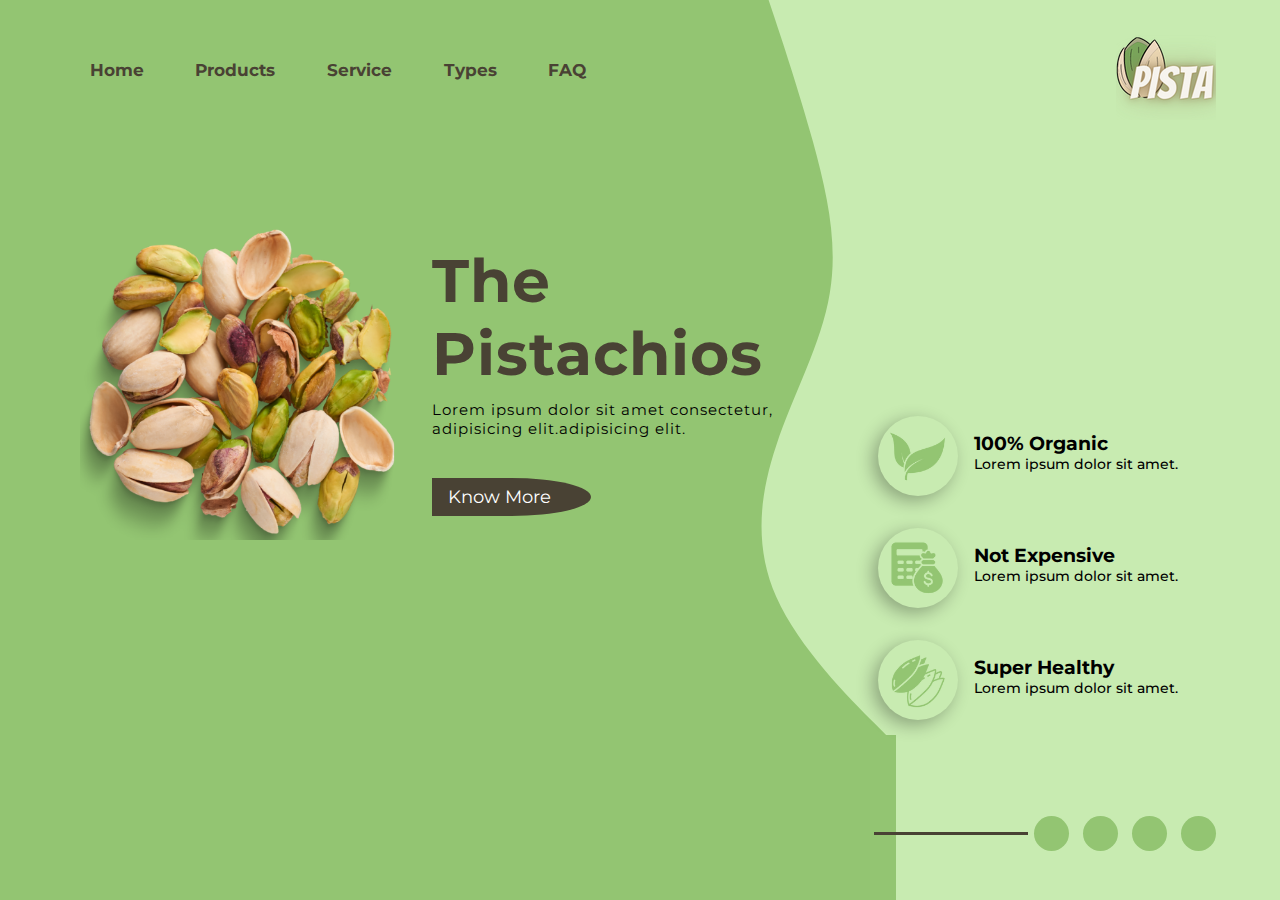
<file: Landing Page/index.html>
<!DOCTYPE html>
<html lang="en">

<head>
    <meta charset="UTF-8">
    <meta http-equiv="X-UA-Compatible" content="IE=edge">
    <meta name="viewport" content="width=device-width, initial-scale=1.0">
    <title>Landing Page</title>
    <link rel="stylesheet" href="https://unpkg.com/swiper@8/swiper-bundle.min.css" />
    <link rel="stylesheet" href="https://use.fontawesome.com/releases/v5.15.4/css/all.css" 
integrity="sha384-DyZ88mC6Up2uqS4h/KRgHuoeGwBcD4Ng9SiP4dIRy0EXTlnuz47vAwmeGwVChigm" crossorigin="anonymous">
    <link rel="stylesheet" href="./css/style.css">
</head>

<body>
    <div class="container">
        <div class="wave">
            <img src="./img/bg.png" alt="">
        </div>

        <nav>
            <ul>
                <li><a href="#">Home</a></li>
                <li><a href="#">Products</a></li>
                <li><a href="#">Service</a></li>
                <li><a href="#">Types</a></li>
                <li><a href="#">FAQ</a></li>
            </ul>
            <img src="./img/logo.png" alt="">
        </nav>

        <div class="main-content">

            <div class="image-pista">
                <div class="swiper mySwiper">
                    <div class="swiper-wrapper">
                        <div class="swiper-slide"><img src="./img/img1.png" alt=""></div>
                        <div class="swiper-slide"><img src="./img/img2.png" alt=""></div>
                        <div class="swiper-slide"><img src="./img/img3.png" alt=""></div>    
                    </div> 
                </div>
            </div>
            <div class="main-text">
                <h1>The Pistachios</h1>
                <p>Lorem ipsum dolor sit amet consectetur, adipisicing elit.adipisicing elit.</p>
                <button>Know More</button>
            </div>
        </div>

        <div class="right">
            <div class="box">
                <div class="image">
                    <img src="./img/img4.png" alt="">
                </div>
                <div class="inner-box">
                    <h3>100% Organic</h3>
                    <p>Lorem ipsum dolor sit amet.</p>
                </div>
            </div>
            <div class="box">
                <div class="image">
                    <img src="./img/img5.png" alt="">
                </div>
                <div class="inner-box">
                    <h3>Not Expensive</h3>
                    <p>Lorem ipsum dolor sit amet.</p>
                </div>
            </div>
            <div class="box">
                <div class="image">
                    <img src="./img/img6.png" alt="">
                </div>
                <div class="inner-box">
                    <h3>Super Healthy</h3>
                    <p>Lorem ipsum dolor sit amet.</p>
                </div>
            </div>
        </div>

        <div class="social-links">
            <i class="fab fa-instagram"></i>
            <i class="fab fa-facebook-f"></i>
            <i class="fab fa-twitter"></i>
            <i class="far fa-envelope"></i>
        </div>
    </div>
    <script src="https://unpkg.com/swiper@8/swiper-bundle.min.js"></script>
    <!-- Initialize Swiper -->
    <script>
        var swiper = new Swiper(".mySwiper", {
          slidesPerView: 1,
          spaceBetween: 30,
          loop: true,
        });
      </script>
</body>

</html>
</file>
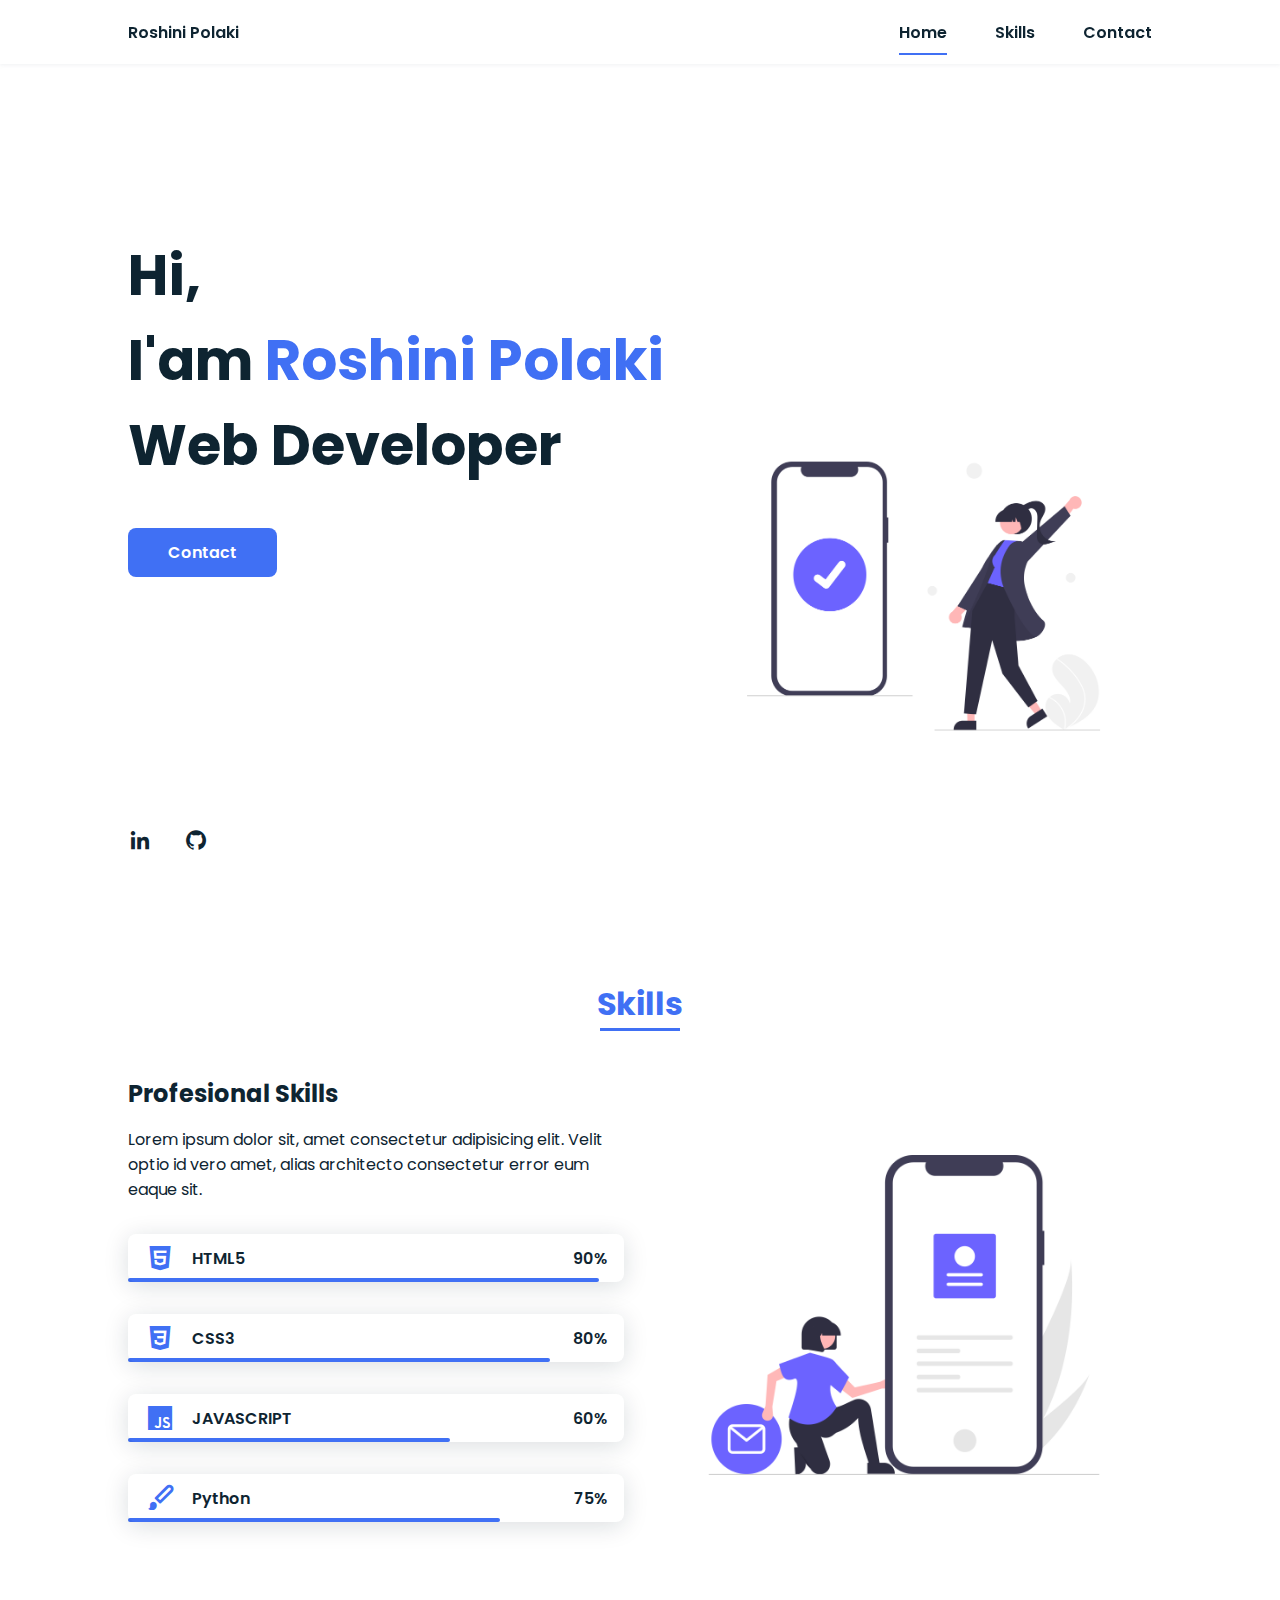
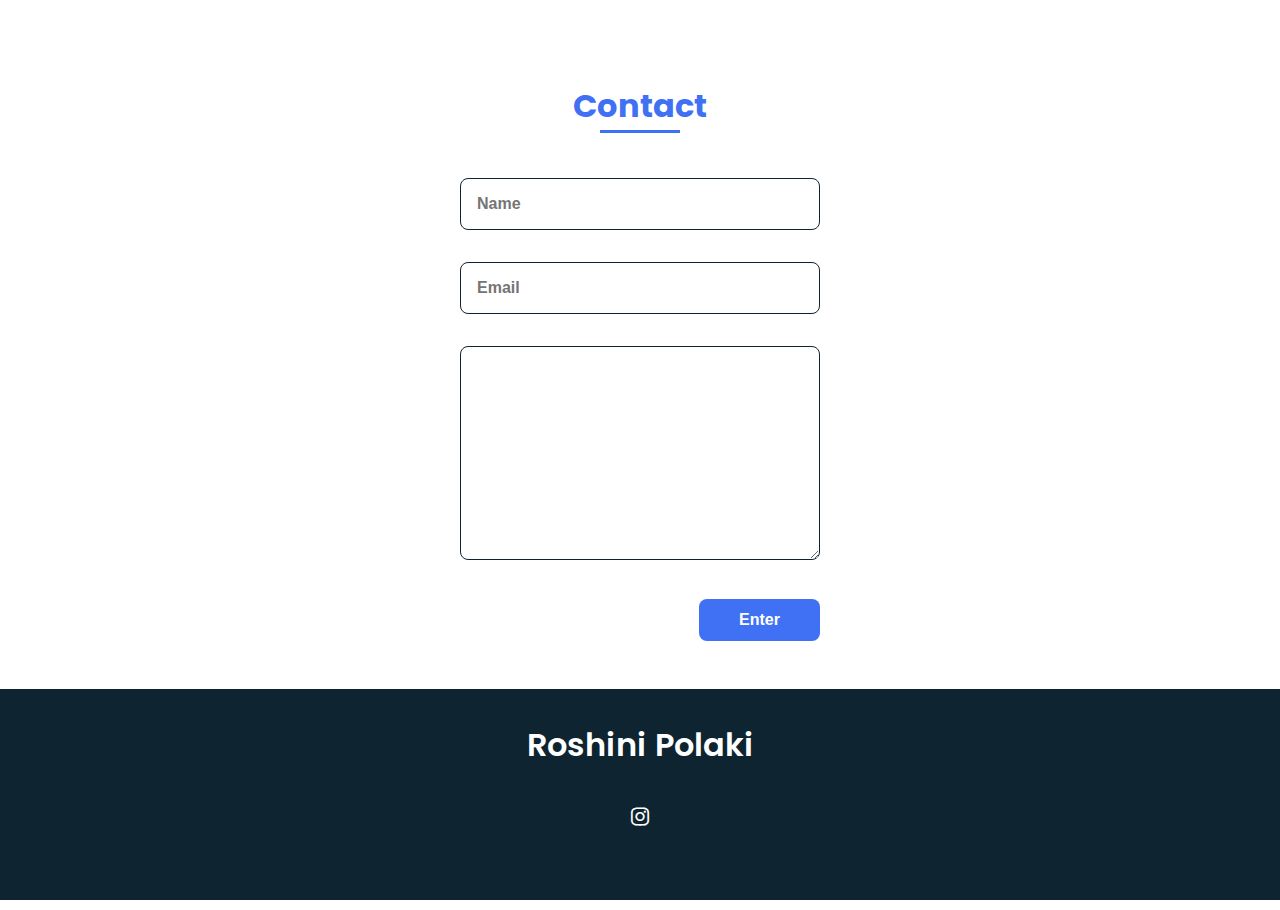
<file: Portfolio/index.html>
<!DOCTYPE html>
<html lang="en">
    <head>
        <meta charset="UTF-8">
        <meta name="viewport" content="width=device-width, initial-scale=1.0">
        <link rel="stylesheet" href="./css/styles.css">
        <link href='https://cdn.jsdelivr.net/npm/boxicons@2.0.5/css/boxicons.min.css' rel='stylesheet'>

        <title>Portfolio</title>
    </head>
    <body>

         <!-- HEADER -->
         <header class="l-header">
            <nav class="nav bd-grid">
                <div>
                    <a href="#" class="nav__logo">Roshini Polaki</a>
                </div>

                <div class="nav__menu" id="nav-menu">
                    <ul class="nav__list">
                        <li class="nav__item"><a href="#home" class="nav__link active">Home</a></li>
                        
                        <li class="nav__item"><a href="#skills" class="nav__link">Skills</a></li>
                        
                        <li class="nav__item"><a href="#contact" class="nav__link">Contact</a></li>
                    </ul>
                </div>

                <div class="nav__toggle" id="nav-toggle">
                    <i class='bx bx-menu'></i>
                </div>
            </nav>
        </header>

        <main class="l-main">
            <!--===== HOME =====-->
            <section class="home bd-grid" id="home">
                <div class="home__data">
                    <h1 class="home__title">Hi,<br>I'am <span class="home__title-color">Roshini Polaki</span><br> Web Developer</h1>

                    <a href="#" class="button">Contact</a>
                </div>

                <div class="home__social">
                    <a href="https://www.linkedin.com/in/polaki-roshini-518871253/" class="home__social-icon"><i class='bx bxl-linkedin'></i></a>
                    <a href="https://github.com/roshinipolaki" class="home__social-icon"><i class='bx bxl-github' ></i></a>
                </div>

                <div class="home__img">    
                    <img src="img/profile.png" alt="">
                </div>
            </section>

            

            <!--===== SKILLS =====-->
            <section class="skills section" id="skills">
                <h2 class="section-title">Skills</h2>

                <div class="skills__container bd-grid">          
                    <div>
                        <h2 class="skills__subtitle">Profesional Skills</h2>
                        <p class="skills__text">Lorem ipsum dolor sit, amet consectetur adipisicing elit. Velit optio id vero amet, alias architecto consectetur error eum eaque sit.</p>
                        <div class="skills__data">
                            <div class="skills__names">
                                <i class='bx bxl-html5 skills__icon'></i>
                                <span class="skills__name">HTML5</span>
                            </div>
                            <div class="skills__bar skills__html">

                            </div>
                            <div>
                                <span class="skills__percentage">90%</span>
                            </div>
                        </div>
                        <div class="skills__data">
                            <div class="skills__names">
                                <i class='bx bxl-css3 skills__icon'></i>
                                <span class="skills__name">CSS3</span>
                            </div>
                            <div class="skills__bar skills__css">
                                
                            </div>
                            <div>
                                <span class="skills__percentage">80%</span>
                            </div>
                        </div>
                        <div class="skills__data">
                            <div class="skills__names">
                                <i class='bx bxl-javascript skills__icon' ></i>
                                <span class="skills__name">JAVASCRIPT</span>
                            </div>
                            <div class="skills__bar skills__js">
                                
                            </div>
                            <div>
                                <span class="skills__percentage">60%</span>
                            </div>
                        </div>
                        <div class="skills__data">
                            <div class="skills__names">
                                <i class='bx bxs-paint skills__icon'></i>
                                <span class="skills__name">Python</span>
                            </div>
                            <div class="skills__bar skills__ux">
                                
                            </div>
                            <div>
                                <span class="skills__percentage">75%</span>
                            </div>
                        </div>
                    </div>
                    
                    <div>              
                        <img src="img/skills.png" alt="" class="skills__img">
                    </div>
                </div>
            </section>

         

            <!--===== CONTACT =====-->
            <section class="contact section" id="contact">
                <h2 class="section-title">Contact</h2>

                <div class="contact__container bd-grid">
                    <form action="" class="contact__form">
                        <input type="text" placeholder="Name" class="contact__input">
                        <input type="mail" placeholder="Email" class="contact__input">
                        <textarea name="" id="" cols="0" rows="10" class="contact__input"></textarea>
                        <input type="button" value="Enter" class="contact__button button">
                    </form>
                </div>
            </section>
        </main>

        <!--===== FOOTER =====-->
        <footer class="footer">
            <p class="footer__title">Roshini Polaki</p>
            <div class="footer__social">
            
                <a href="https://www.instagram.com/roooshhhiniii/" class="footer__icon"><i class='bx bxl-instagram' ></i></a>
            </div>
        </footer>
    </body>
</html>
</file>
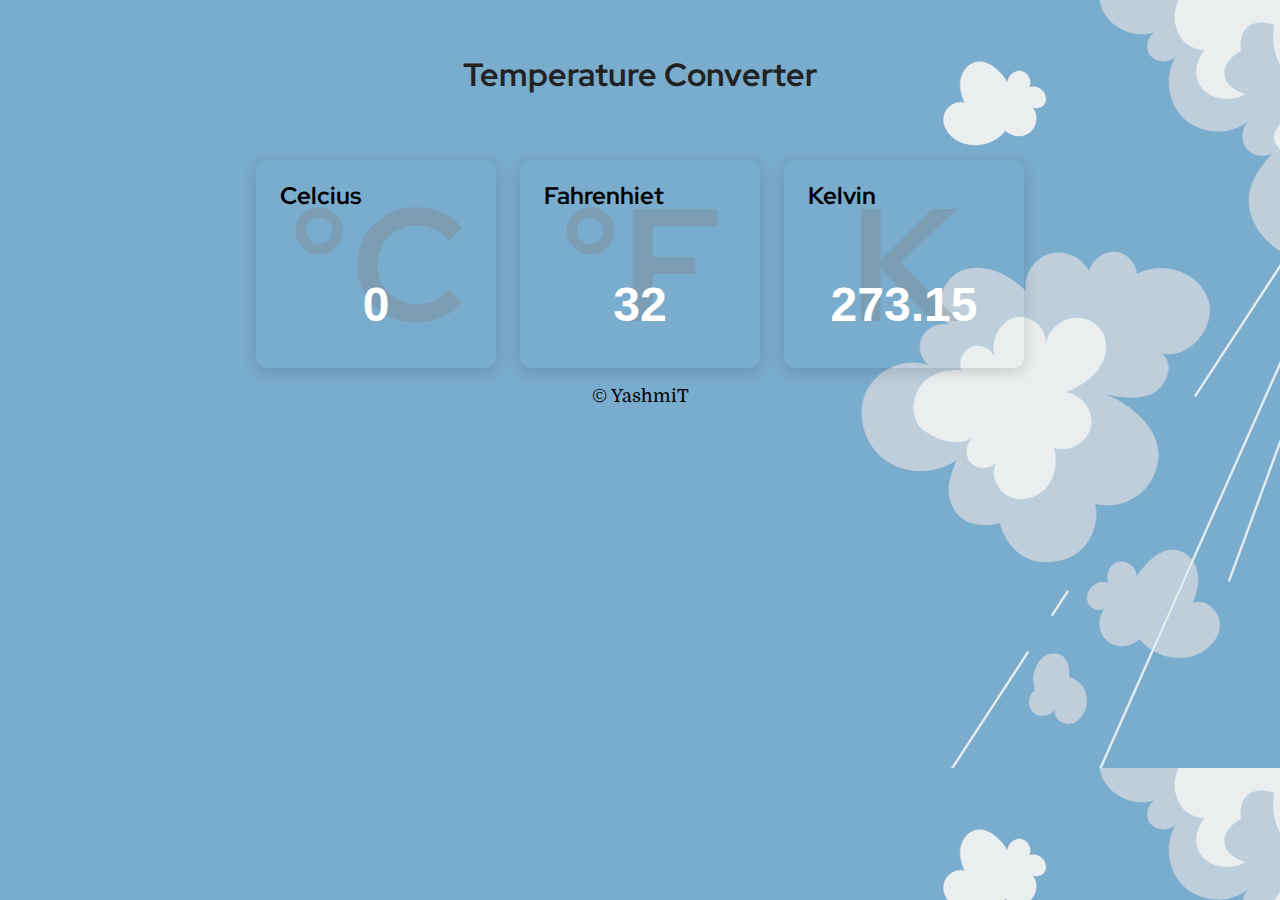
<file: Temperature Converter/index.html>
<!DOCTYPE html>
<html lang="en">
<head>
    <meta charset="UTF-8">
    <meta http-equiv="X-UA-Compatible" content="IE=edge">
    <meta name="viewport" content="width=device-width, initial-scale=1.0">
    <!-- Fav Icon  -->
    <link rel="icon" type="image/x-icon" href="./img/high-temperature (1).png">

    <link rel="preconnect" href="https://fonts.googleapis.com" />
    <link rel="preconnect" href="https://fonts.gstatic.com" crossorigin />
    <link
      href="https://fonts.googleapis.com/css2?family=Domine:wght@400;700&family=Red+Hat+Display:wght@700&display=swap"
      rel="stylesheet"/>

    <title>Temperature Converter</title>
    <link rel="stylesheet" href="style.css">
</head>
<body>
    <h1 class="title">Temperature Converter</h1>
    <div class="units">
        <div class="panel">
            <h1 class="bg-unit">&deg;C</h1>
            <h2>Celcius</h2>
            <input type="number" id="celcius" value="0" />
        </div>
        <div class="panel">
            <h1 class="bg-unit">&deg;F</h1>
            <h2>Fahrenhiet</h2>
            <input type="number" id="fahrenheit" value="32" />
        </div>
        <div class="panel">
            <h1 class="bg-unit">K</h1>
            <h2>Kelvin</h2>
            <input type="number" id="kelvin" value="273.15" />
        </div>
    </div>
    <script src="./js/main.js"></script>
    <div class="footer__bottom">
        <p>&copy; YashmiT</p>
    </div>
</body>
</html>
</file>
<file: Landing Page/css/style.css>
@import url('https://fonts.googleapis.com/css2?family=Montserrat&display=swap');

* {
    padding: 0%;
    margin: 0;
    font-family: 'Montserrat', sans-serif;
}

.container {
    height: 100vh;
    width: 100%;
    background: linear-gradient(to right, #93C572 70%, #C8EBB1 30%);
    position: relative;
    overflow: hidden;
}
.wave {
    position: absolute;
    top: 0;
    right: 30%;
}
nav {
    width: 90%;
    margin: auto;
    padding-top: 20px;
    display: flex;
    justify-content: space-between;
    align-items: center;
}
nav ul {
    display: flex;
    list-style-type: none;  
}
nav ul li{
    margin:0 5px;
}
nav ul a{
    text-decoration: none;
    padding: 0.3rem 1.3rem;
    font-size: 17px;
    font-weight: bold;
    color: #494234;
    position: relative;
    z-index: 1;
}
nav ul a::after{
    content: "";
    width: 0%;
    height: 100%;
    position: absolute;
    top:0;
    left:0px;
    border-radius: 20px;
    background-color: #C8EBB1;
    z-index: -1;
    transition: 0.5s;
}
nav ul a:hover:after{
    width: 100%;
}
.main-content {
    width: 60%;
    padding-top: 100px;
    margin-left: 3rem;
    display: flex;
    align-items: center;
    justify-content: space-around;
}
.image-pista ,.main-text{
    flex-basis: 50%;
}
.image-pista img{
    width: 100%;
}
.main-content h1 {
    font-size: 60px;
    letter-spacing: 1px;
    color: #494234;
}
.main-content p{
    margin-top: 10px;
    font-size: 15px;
    letter-spacing: 1px;
}
.main-content button{
    margin-top: 2.5rem;
    outline: none;
    border: none;
    font-size: 18px;
    padding: 0.5rem 2.5rem 0.5rem 1rem;
    border-radius: 0 50% 50% 0;
    background-color: #494234;
    color: white;
    cursor: pointer;
}
.swiper{
    width: 20rem;
}
.swiper-slide{
    display: flex;
    align-items: center;
    justify-content: center;
}
.right{
    position: absolute;
    right: 8%;
    bottom: 20%;
}
.box{
    display: flex;
    align-items: center;
}
.right .box .image img{
    width: 70%;
}
.image{
    margin-top: 2rem;
    width: 80px;
    height: 80px;
    border-radius: 50%;
    box-shadow: -5px 5px 17px rgba(0,0,0,0.3);
    display: flex;
    align-items: center;
    justify-content: center;
    transition: 0.5s;
}
.image:hover{
    background-color: rgba(73,66,52,0.7);
}
.box .inner-box{
    margin: 1.5rem 0 0 1rem;
}
.box .inner-box p{
    font-size: 14px;
    font-weight: 500;
}
.social-links{
    position: absolute;
    right: 5%;
    bottom: 5%;
}
.social-links::before{
    content: "";
    width: 80%;
    height: 3px;
    position: absolute;
    top:42%;
    left: -150px;
    background-color: #494234;
}
.social-links i{
    margin-left: 10px;
    width: 35px;
    height: 35px;
    border-radius: 50%;
    background-color: #93C572;
    display: inline-flex;
    align-items: center;
    justify-content: center;
    transition: 0.5s;
}
.social-links i:hover{
    transform: translateY(-5px);
}
</file>
<file: Portfolio/css/styles.css>
@import url("https://fonts.googleapis.com/css2?family=Poppins:wght@400;600;700&amp;display=swap");

:root{
  --header-height: 3rem;
  --font-semi: 600;
}

/*===== Colores =====*/
:root{
  --first-color: #4070F4;
  --second-color: #0E2431;
}

/*===== Fuente y tipografia =====*/
:root{
  --body-font: 'Poppins', sans-serif;
  --big-font-size: 2rem;
  --h2-font-size: 1.25rem;
  --normal-font-size: 0.938rem;
}
@media screen and (min-width: 768px){
  :root{
    --big-font-size: 3.5rem;
    --h2-font-size: 2rem;
    --normal-font-size: 1rem;
  }
}

/*===== Margenes =====*/
:root{
  --mb-1: 0.5rem;
  --mb-2: 1rem;
  --mb-3: 1.5rem;
  --mb-4: 2rem;
  --mb-5: 2.5rem;
  --mb-6: 3rem;
}

/*===== z index =====*/
:root{
  --z-back: -10;
  --z-normal: 1;
  --z-tooltip: 10;
  --z-fixed: 100;
}

/*===== BASE =====*/
*,::before,::after{
  box-sizing: border-box;
}
html{
  scroll-behavior: smooth;
}
body{
  margin: var(--header-height) 0 0 0;
  font-family: var(--body-font);
  font-size: var(--normal-font-size);
  color: var(--second-color);
}
h1,h2,p{
  margin: 0;
}
ul{
  margin: 0;
  padding: 0;
  list-style: none;
}
a{
  text-decoration: none;
}
img{
  max-width: 100%;
  height: auto;
  display: block;
}

/*===== CLASS CSS ===== */
.section-title{
  position: relative;
  font-size: var(--h2-font-size);
  color: var(--first-color);
  margin-top: var(--mb-2);
  margin-bottom: var(--mb-4);
  text-align: center;
}
.section-title::after{
  position: absolute;
  content: "";
  width: 64px;
  height: 0.18rem;
  left: 0;
  right: 0;
  margin: auto;
  top: 2rem;
  background-color: var(--first-color);
}
.section{
  padding-top: 3rem;
  padding-bottom: 2rem;
}

/*===== LAYOUT =====*/
.bd-grid{
  max-width: 1024px;
  display: grid;
  grid-template-columns: 100%;
  grid-column-gap: 2rem;
  width: calc(100% - 2rem);
  margin-left: var(--mb-2);
  margin-right: var(--mb-2);
}
.l-header{
  width: 100%;
  position: fixed;
  top: 0;
  left: 0;
  z-index: var(--z-fixed);
  background-color: #fff;
  box-shadow: 0 1px 4px rgba(146,161,176,.15);
}

/*===== NAV =====*/
.nav{
  height: var(--header-height);
  display: flex;
  justify-content: space-between;
  align-items: center;
  font-weight: var(--font-semi);
}
@media screen and (max-width: 768px){
  .nav__menu{
    position: fixed;
    top: var(--header-height);
    right: -100%;
    width: 80%;
    height: 100%;
    padding: 2rem;
    background-color: var(--second-color);
    transition: .5s;
  }
}
.nav__item{
  margin-bottom: var(--mb-4);
}
.nav__link{
  position: relative;
  color: #fff;
}
.nav__link:hover{
  position: relative;
}
.nav__link:hover::after{
  position: absolute;
  content: "";
  width: 100%;
  height: 0.18rem;
  left: 0;
  top: 2rem;
  background-color: var(--first-color);
}
.nav__logo{
  color: var(--second-color);
}
.nav__toggle{
  color: var(--second-color);
  font-size: 1.5rem;
  cursor: pointer;
}

.active::after{
  position: absolute;
  content: "";
  width: 100%;
  height: 0.18rem;
  left: 0;
  top: 2rem;
  background-color: var(--first-color);
}

.show{
  right: 0;
}


.home{
  height: calc(100vh - 3rem);
  row-gap: 1rem;
}
.home__data{
  align-self: center;
}
.home__title{
  font-size: var(--big-font-size);
  margin-bottom: var(--mb-5);
}
.home__title-color{
  color: var(--first-color);
}
.home__social{
  display: flex;
  flex-direction: column;
}
.home__social-icon{
  width: max-content;
  margin-bottom: var(--mb-2);
  font-size: 1.5rem;
  color: var(--second-color);
}
.home__social-icon:hover{
  color: var(--first-color);
}
.home__img{
  position: absolute;
  right: 0;
  bottom: 0;
  width: 295px;
}

/*BUTTONS*/
.button{
  display: inline-block;
  background-color: var(--first-color);
  color: #fff;
  padding: .75rem 2.5rem;
  font-weight: var(--font-semi);
  border-radius: .5rem;
}
.button:hover{
  box-shadow: 0 10px 36px rgba(0,0,0,.15);
}

.skills__container{
  row-gap: 2rem;
  text-align: center;
}
.skills__subtitle{
  margin-bottom: var(--mb-2);
}
.skills__text{
  margin-bottom: var(--mb-4);
}
.skills__data{
  display: flex;
  justify-content: space-between;
  align-items: center;
  position: relative;
  font-weight: var(--font-semi);
  padding: .5rem 1rem;
  margin-bottom: var(--mb-4);
  border-radius: .5rem;
  box-shadow: 0 4px 25px rgba(14,36,49,.15);
}
.skills__icon{
  font-size: 2rem;
  margin-right: var(--mb-2);
  color: var(--first-color);
}
.skills__names{
  display: flex;
  align-items: center;
}
.skills__bar{
  position: absolute;
  left: 0;
  bottom: 0;
  background-color: var(--first-color);
  height: .25rem;
  border-radius: .5rem;
  z-index: var(--z-back);
}
.skills__html{
  width: 95%;
}
.skills__css{
  width: 85%;
}
.skills__js{
  width: 65%;
}
.skills__ux{
  width: 75%;
}
.skills__img{
  border-radius: .5rem;
}

.contact__input{
  width: 100%;
  font-size: var(--normal-font-size);
  font-weight: var(--font-semi);
  padding: 1rem;
  border-radius: .5rem;
  border: 1.5px solid var(--second-color);
  outline: none;
  margin-bottom: var(--mb-4);
}
.contact__button{
  display: block;
  border: none;
  outline: none;
  font-size: var(--normal-font-size);
  cursor: pointer;
  margin-left: auto;
}
.footer{
  background-color: var(--second-color);
  color: #fff;
  text-align: center;
  font-weight: var(--font-semi);
  padding: 2rem 0;
}
.footer__title{
  font-size: 2rem;
  margin-bottom: var(--mb-4);
}
.footer__social{
  margin-bottom: var(--mb-4);
}
.footer__icon{
  font-size: 1.5rem;
  color: #fff;
  margin: 0 var(--mb-2)
}

@media screen and (min-width: 768px){
  body{
    margin: 0;
  }
  .section{
    padding-top: 4rem;
    padding-bottom: 3rem;
  }
  .section-title{
    margin-bottom: var(--mb-6);
  }
  .section-title::after{
    width: 80px;
    top: 3rem;
  }

  .nav{
    height: calc(var(--header-height) + 1rem);
  }
  .nav__list{
    display: flex;
    padding-top: 0;
  }
  .nav__item{
    margin-left: var(--mb-6);
    margin-bottom: 0;
  }
  .nav__toggle{
    display: none;
  }
  .nav__link{
    color: var(--second-color);
  }

  .home{
    height: 100vh;
  }
  .home__data{
    align-self: flex-end;
  }
  .home__social{
    padding-top: 0;
    padding-bottom: 2.5rem;
    flex-direction: row;
    align-self: flex-end;
  }
  .home__social-icon{
    margin-bottom: 0;
    margin-right: var(--mb-4);
  }
  .home__img{
    width: 457px;
    bottom: 15%;
  }

  .about__container, .skills__container{
    grid-template-columns: repeat(2,1fr);
    align-items: center;
    text-align: initial;
  }
  .about__img img{
    width: 300px;
  }
  
  .contact__form{
    width: 360px;
  }
  .contact__container{
    justify-items: center;
  }
}

@media screen and (min-width: 1024px) {
  .bd-grid {
    margin-left: auto;
    margin-right: auto;
  }
  .home__img {
    right: 10%;
  }
}
</file>
<file: Temperature Converter/style.css>
body {
    margin: 0;
    font-family: "Red Hat Display", serif;
    text-align: center;
    padding: 2em;
    background-image: url(./img/Temp\ Conv.png);
    
}

.title {
    size: 3em;
    margin-bottom: 2em;
    color: #222;
}

.units {
    display: flex;
    justify-content: center;
    align-items: center;
    gap: 1.5em;
    flex-wrap: wrap;
}

.panel {
    border-radius: 10px;
    box-shadow: 0 4px 15px rgba( 0, 0, 0, 0.15);
    min-width: 15em;
    height: 13em;
    position: relative;
}

.bg-unit {
    margin: 0;
    position: absolute;
    top: 50%;
    left: 50%;
    transform: translate(-50%, -50%);
    font-size: 10em;
    z-index: 0;
    pointer-events: none;
}

.panel:nth-child(1) .bg-unit{
    color: #808080;
    opacity: 30%;
}

.panel:nth-child(2) .bg-unit{
    color: #808080;
    opacity: 30%;
}

.panel:nth-child(3) .bg-unit{
    color: #808080;
    opacity: 30%;
}

.panel h2, .panel input {
    position: relative;
}

.panel h2 {
    text-align: left;
    padding-left: 1em; 
}

input::-webkit-outer-spin-button,
      input::-webkit-inner-spin-button {
        display: none;
        margin: 0;
      }

.panel input {
    border: none;
    background: none;
    margin-top: 0.5em;
    width: 4em;
    height: 2em;
    font-size: 3em;
    font-weight: 600;
    text-align: center;
    color: white;
}

.panel input:focus{
    outline: none;
}

.footer__bottom p {
    display: inline-block;
    bottom: 0;
    font-family: "Domine", serif;
    font-size: 1.125rem;
    width: 100%;
    text-align: center;
    color: black;
  }
  .panel:hover{
    opacity: 0.5;
  }
</file>
